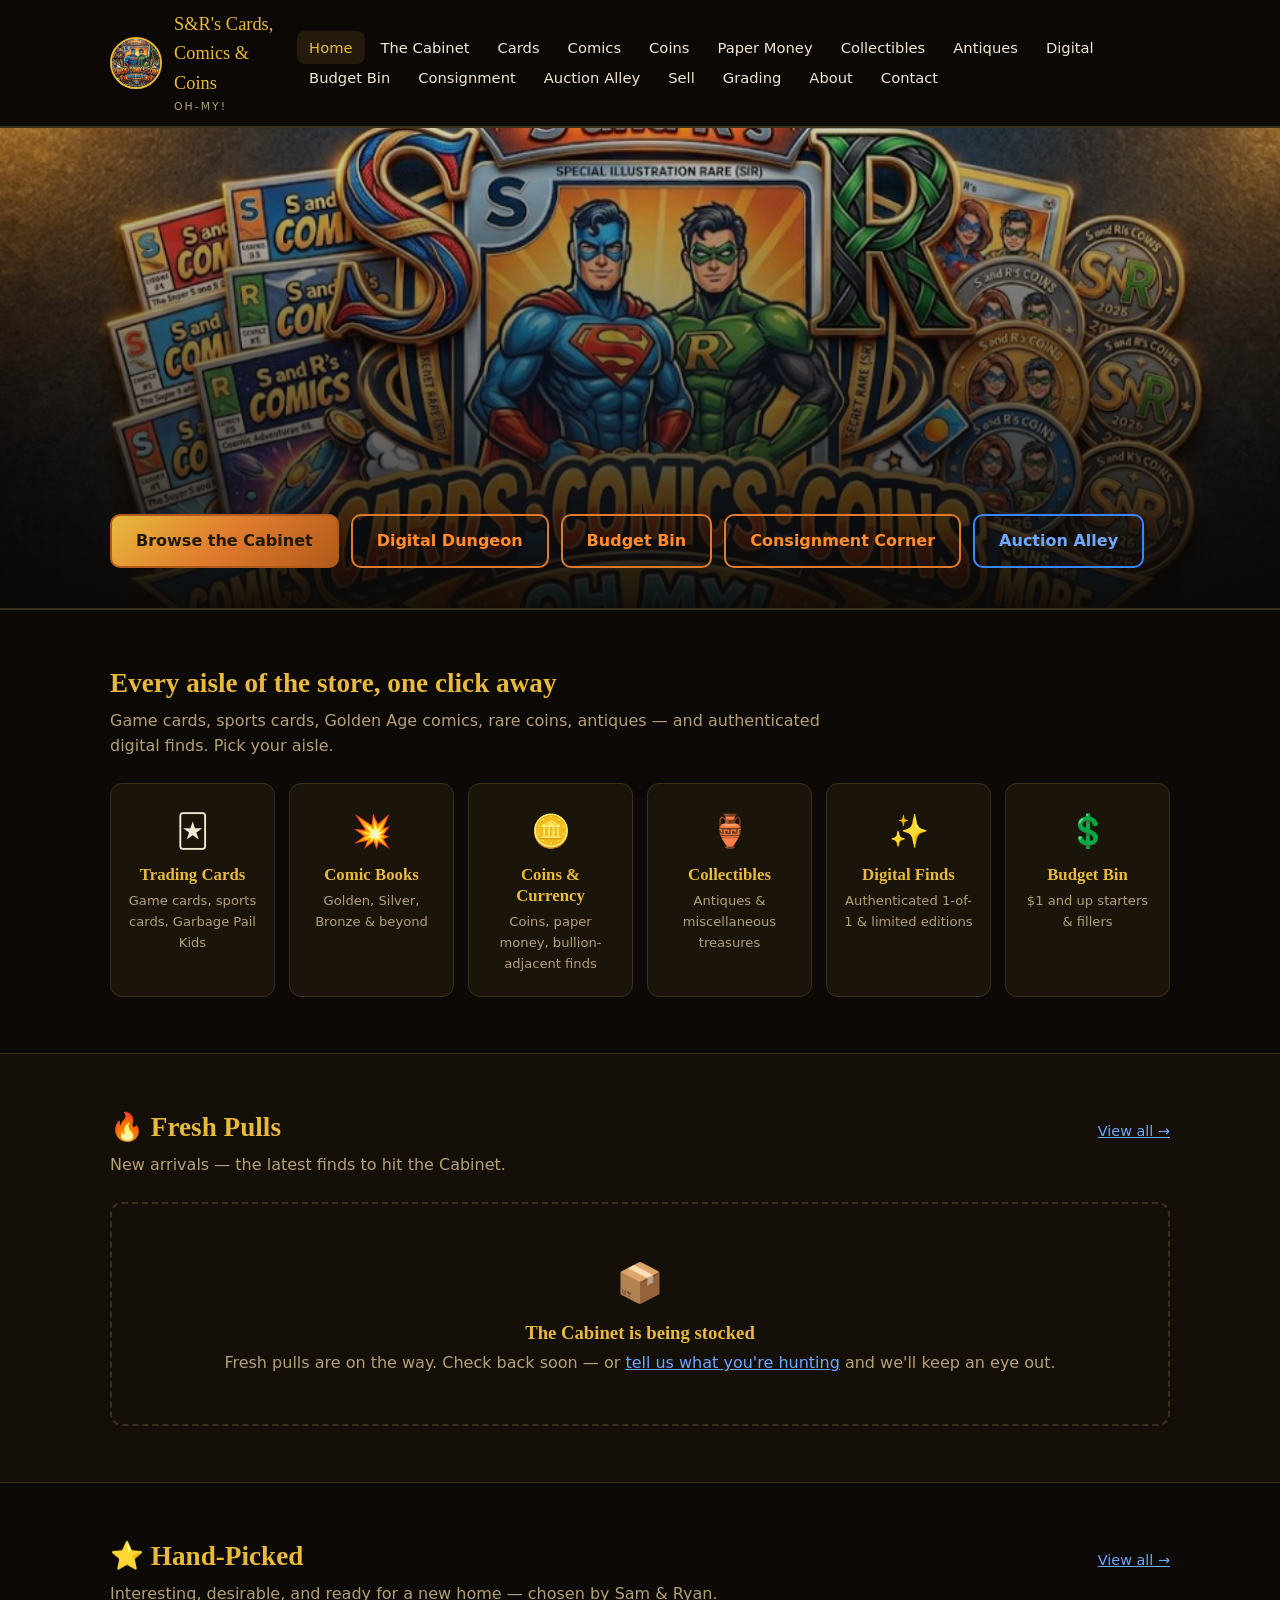
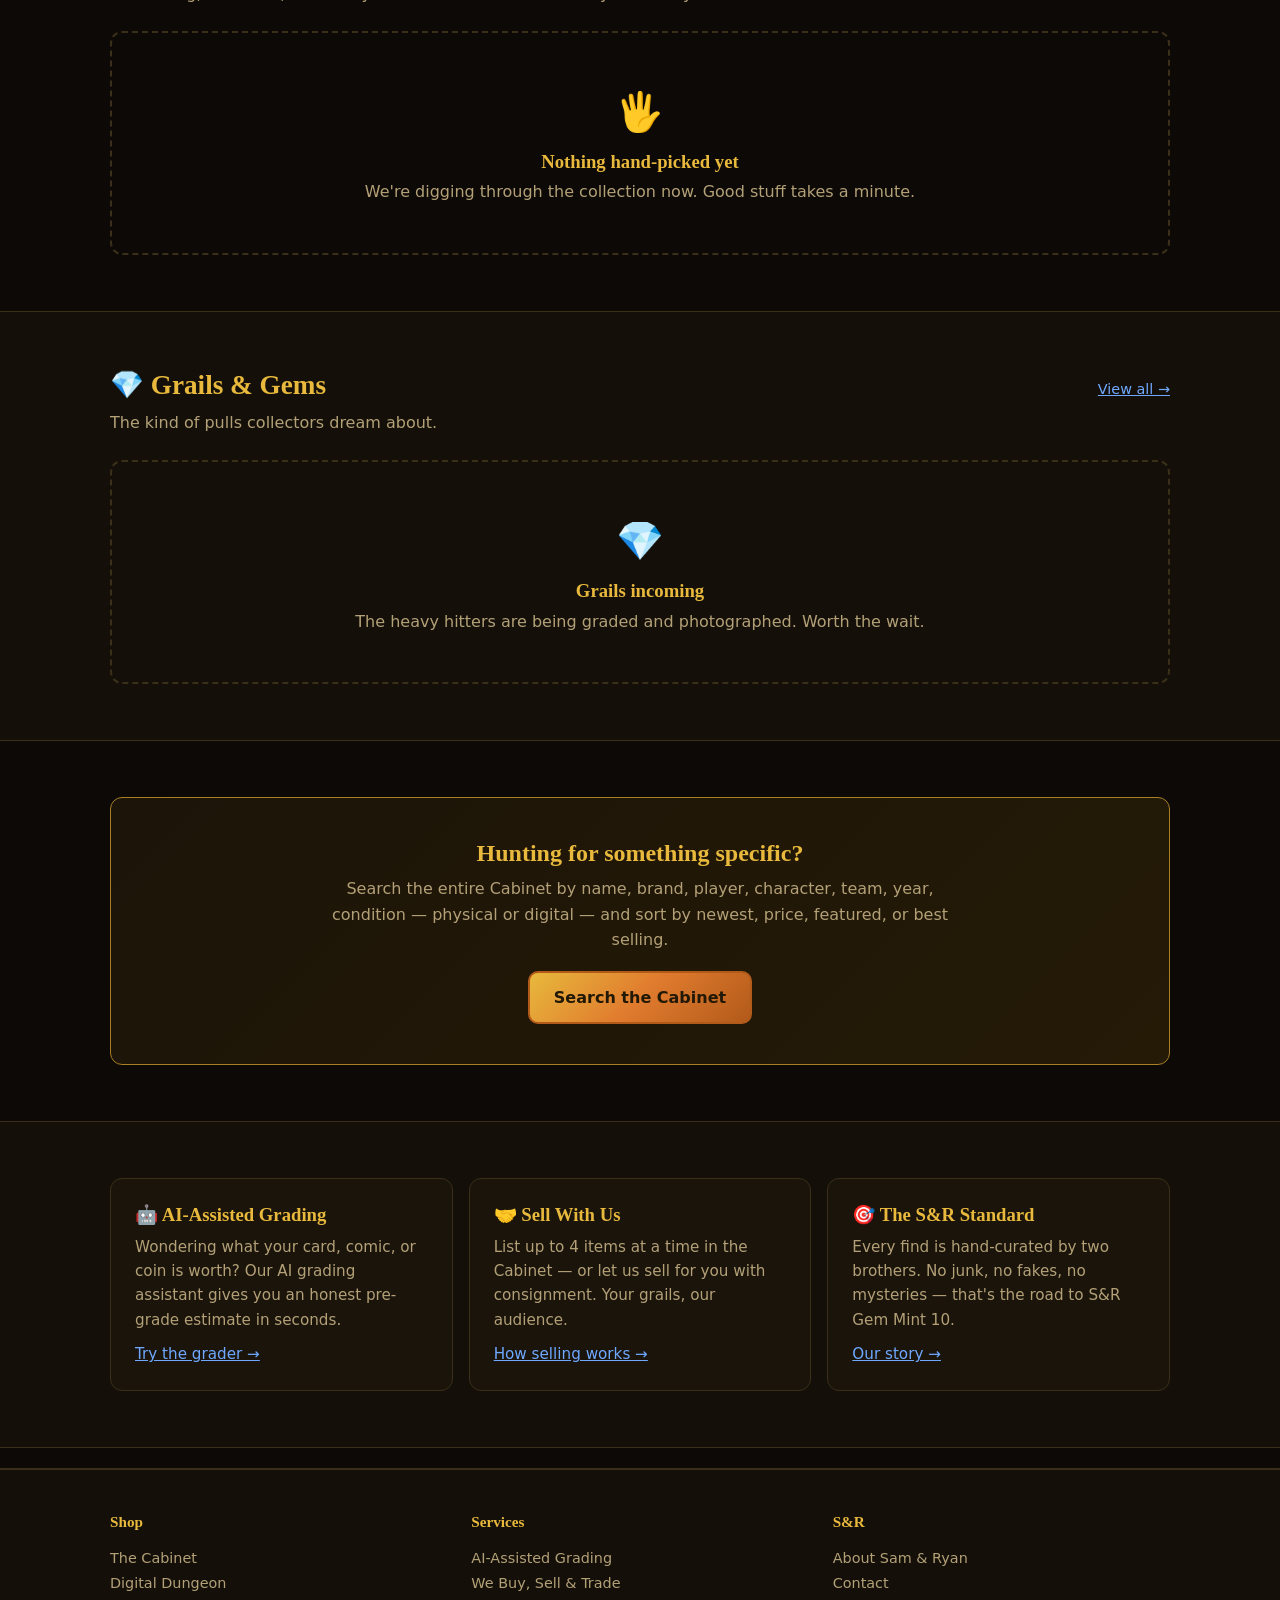
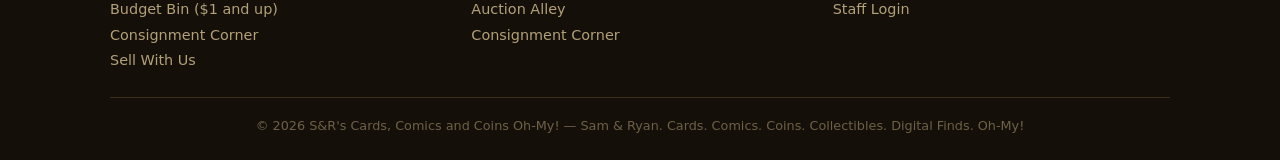
<file: index.html>
<!DOCTYPE html>
<html lang="en">
<head>
<meta charset="UTF-8">
<meta name="viewport" content="width=device-width, initial-scale=1.0">
<title>S&R's Cards, Comics and Coins Oh-My! — Digital Vault of Discovery</title>
<meta name="description" content="Cards. Comics. Coins. Collectibles. Digital Finds. Oh-My! A family-run collectibles shop run by brothers Sam & Ryan.">
<link rel="stylesheet" href="style.css">
</head>
<body>

<header class="site-header">
  <div class="header-inner">
    <a class="brand" href="index.html">
      <img src="assets/logo-snr.png" alt="S and R's Cards, Comics and Coins Oh My logo">
      <span class="brand-name">S&amp;R's Cards, Comics &amp; Coins<small>OH-MY!</small></span>
    </a>
    <button class="nav-toggle" aria-label="Menu" onclick="document.querySelector('.main-nav').classList.toggle('open')">☰</button>
    <nav class="main-nav"><ul>
      <li><a href="index.html" class="active">Home</a></li>
      <li><a href="shop.html">The Cabinet</a></li>
      <li class="nav-cat"><a href="shop.html?type=trading-card">Cards</a></li>
      <li class="nav-cat"><a href="shop.html?type=comic">Comics</a></li>
      <li class="nav-cat"><a href="shop.html?type=coin">Coins</a></li>
      <li class="nav-cat"><a href="shop.html?type=currency">Paper Money</a></li>
      <li class="nav-cat"><a href="shop.html?type=collectible">Collectibles</a></li>
      <li class="nav-cat"><a href="shop.html?type=antique">Antiques</a></li>
      <li><a href="digital.html">Digital</a></li>
      <li><a href="budget.html">Budget Bin</a></li>
      <li><a href="consignment.html">Consignment</a></li>
      <li><a href="auctions.html">Auction Alley</a></li>
      <li><a href="sell.html">Sell</a></li>
      <li><a href="grading.html">Grading</a></li>
      <li><a href="about.html">About</a></li>
      <li><a href="contact.html">Contact</a></li>
    </ul></nav>
  </div>
</header>

<div class="hero">
  <img class="banner" src="assets/hero-banner.png" alt="S and R's Cards, Comics, Coins Oh My — A World of Treasures">
  <div class="hero-overlay">
    <div class="hero-text">
      <div class="kicker visually-hidden">Digital Vault of Discovery</div>
      <h1 class="visually-hidden">Cards. Comics. Coins. Collectibles.<br>Digital Finds. Oh-My!</h1>
      <p class="tagline visually-hidden">Walk into a packed collectibles shop where you never know what you'll discover next — run by two brothers who live for the hunt.</p>
      <div class="cta-row">
        <a class="btn" href="shop.html">Browse the Cabinet</a>
        <a class="btn ghost" href="digital.html">Digital Dungeon</a>
        <a class="btn ghost" href="budget.html">Budget Bin</a>
        <a class="btn ghost" href="consignment.html">Consignment Corner</a>
        <a class="btn ghost blue" href="auctions.html">Auction Alley</a>
      </div>
    </div>
  </div>
</div>

<section class="block">
  <div class="wrap">
    <div class="section-head"><h2>Every aisle of the store, one click away</h2></div>
    <p class="lede">Game cards, sports cards, Golden Age comics, rare coins, antiques — and authenticated digital finds. Pick your aisle.</p>
    <div class="cat-grid">
      <a class="cat-card" href="shop.html?type=trading-card"><div class="emoji">🃏</div><h3>Trading Cards</h3><p>Game cards, sports cards, Garbage Pail Kids</p></a>
      <a class="cat-card" href="shop.html?type=comic"><div class="emoji">💥</div><h3>Comic Books</h3><p>Golden, Silver, Bronze &amp; beyond</p></a>
      <a class="cat-card" href="shop.html"><div class="emoji">🪙</div><h3>Coins &amp; Currency</h3><p>Coins, paper money, bullion-adjacent finds</p></a>
      <a class="cat-card" href="shop.html?type=collectible"><div class="emoji">🏺</div><h3>Collectibles</h3><p>Antiques &amp; miscellaneous treasures</p></a>
      <a class="cat-card" href="digital.html"><div class="emoji">✨</div><h3>Digital Finds</h3><p>Authenticated 1-of-1 &amp; limited editions</p></a>
      <a class="cat-card" href="budget.html"><div class="emoji">💲</div><h3>Budget Bin</h3><p>$1 and up starters &amp; fillers</p></a>
    </div>
  </div>
</section>

<section class="block alt">
  <div class="wrap">
    <div class="section-head"><h2>🔥 Fresh Pulls</h2><a class="more" href="shop.html">View all →</a></div>
    <p class="lede">New arrivals — the latest finds to hit the Cabinet.</p>
    <div class="empty-state">
      <div class="big">📦</div>
      <h3>The Cabinet is being stocked</h3>
      <p>Fresh pulls are on the way. Check back soon — or <a href="contact.html">tell us what you're hunting</a> and we'll keep an eye out.</p>
    </div>
  </div>
</section>

<section class="block">
  <div class="wrap">
    <div class="section-head"><h2>⭐ Hand-Picked</h2><a class="more" href="shop.html">View all →</a></div>
    <p class="lede">Interesting, desirable, and ready for a new home — chosen by Sam &amp; Ryan.</p>
    <div class="empty-state">
      <div class="big">🖐️</div>
      <h3>Nothing hand-picked yet</h3>
      <p>We're digging through the collection now. Good stuff takes a minute.</p>
    </div>
  </div>
</section>

<section class="block alt">
  <div class="wrap">
    <div class="section-head"><h2>💎 Grails &amp; Gems</h2><a class="more" href="shop.html">View all →</a></div>
    <p class="lede">The kind of pulls collectors dream about.</p>
    <div class="empty-state">
      <div class="big">💎</div>
      <h3>Grails incoming</h3>
      <p>The heavy hitters are being graded and photographed. Worth the wait.</p>
    </div>
  </div>
</section>

<section class="block">
  <div class="wrap">
    <div class="search-promo">
      <h2>Hunting for something specific?</h2>
      <p>Search the entire Cabinet by name, brand, player, character, team, year, condition — physical or digital — and sort by newest, price, featured, or best selling.</p>
      <a class="btn" href="shop.html">Search the Cabinet</a>
    </div>
  </div>
</section>

<section class="block alt">
  <div class="wrap">
    <div class="feature-row">
      <div class="feature">
        <h3>🤖 AI-Assisted Grading</h3>
        <p>Wondering what your card, comic, or coin is worth? Our AI grading assistant gives you an honest pre-grade estimate in seconds.</p>
        <p style="margin-top:10px"><a href="grading.html">Try the grader →</a></p>
      </div>
      <div class="feature">
        <h3>🤝 Sell With Us</h3>
        <p>List up to 4 items at a time in the Cabinet — or let us sell for you with consignment. Your grails, our audience.</p>
        <p style="margin-top:10px"><a href="sell.html">How selling works →</a></p>
      </div>
      <div class="feature">
        <h3>🎯 The S&amp;R Standard</h3>
        <p>Every find is hand-curated by two brothers. No junk, no fakes, no mysteries — that's the road to S&amp;R Gem Mint 10.</p>
        <p style="margin-top:10px"><a href="about.html">Our story →</a></p>
      </div>
    </div>
  </div>
</section>

<footer class="site-footer">
  <div class="wrap">
    <div class="footer-grid">
      <div><h4>Shop</h4><ul>
        <li><a href="shop.html">The Cabinet</a></li>
        <li><a href="digital.html">Digital Dungeon</a></li>
        <li><a href="budget.html">Budget Bin ($1 and up)</a></li>
        <li><a href="consignment.html">Consignment Corner</a></li>
        <li><a href="sell.html">Sell With Us</a></li>
      </ul></div>
      <div><h4>Services</h4><ul>
        <li><a href="grading.html">AI-Assisted Grading</a></li>
        <li><a href="sell.html">We Buy, Sell & Trade</a></li>
        <li><a href="auctions.html">Auction Alley</a></li>
        <li><a href="consignment.html">Consignment Corner</a></li>
      </ul></div>
      <div><h4>S&amp;R</h4><ul>
        <li><a href="about.html">About Sam &amp; Ryan</a></li>
        <li><a href="contact.html">Contact</a></li>
        <li><a href="admin.html">Staff Login</a></li>
      </ul></div>
    </div>
    <p class="fineprint">© 2026 S&amp;R's Cards, Comics and Coins Oh-My! — Sam &amp; Ryan. Cards. Comics. Coins. Collectibles. Digital Finds. Oh-My!</p>
  </div>
</footer>

</body>
</html>
</file>
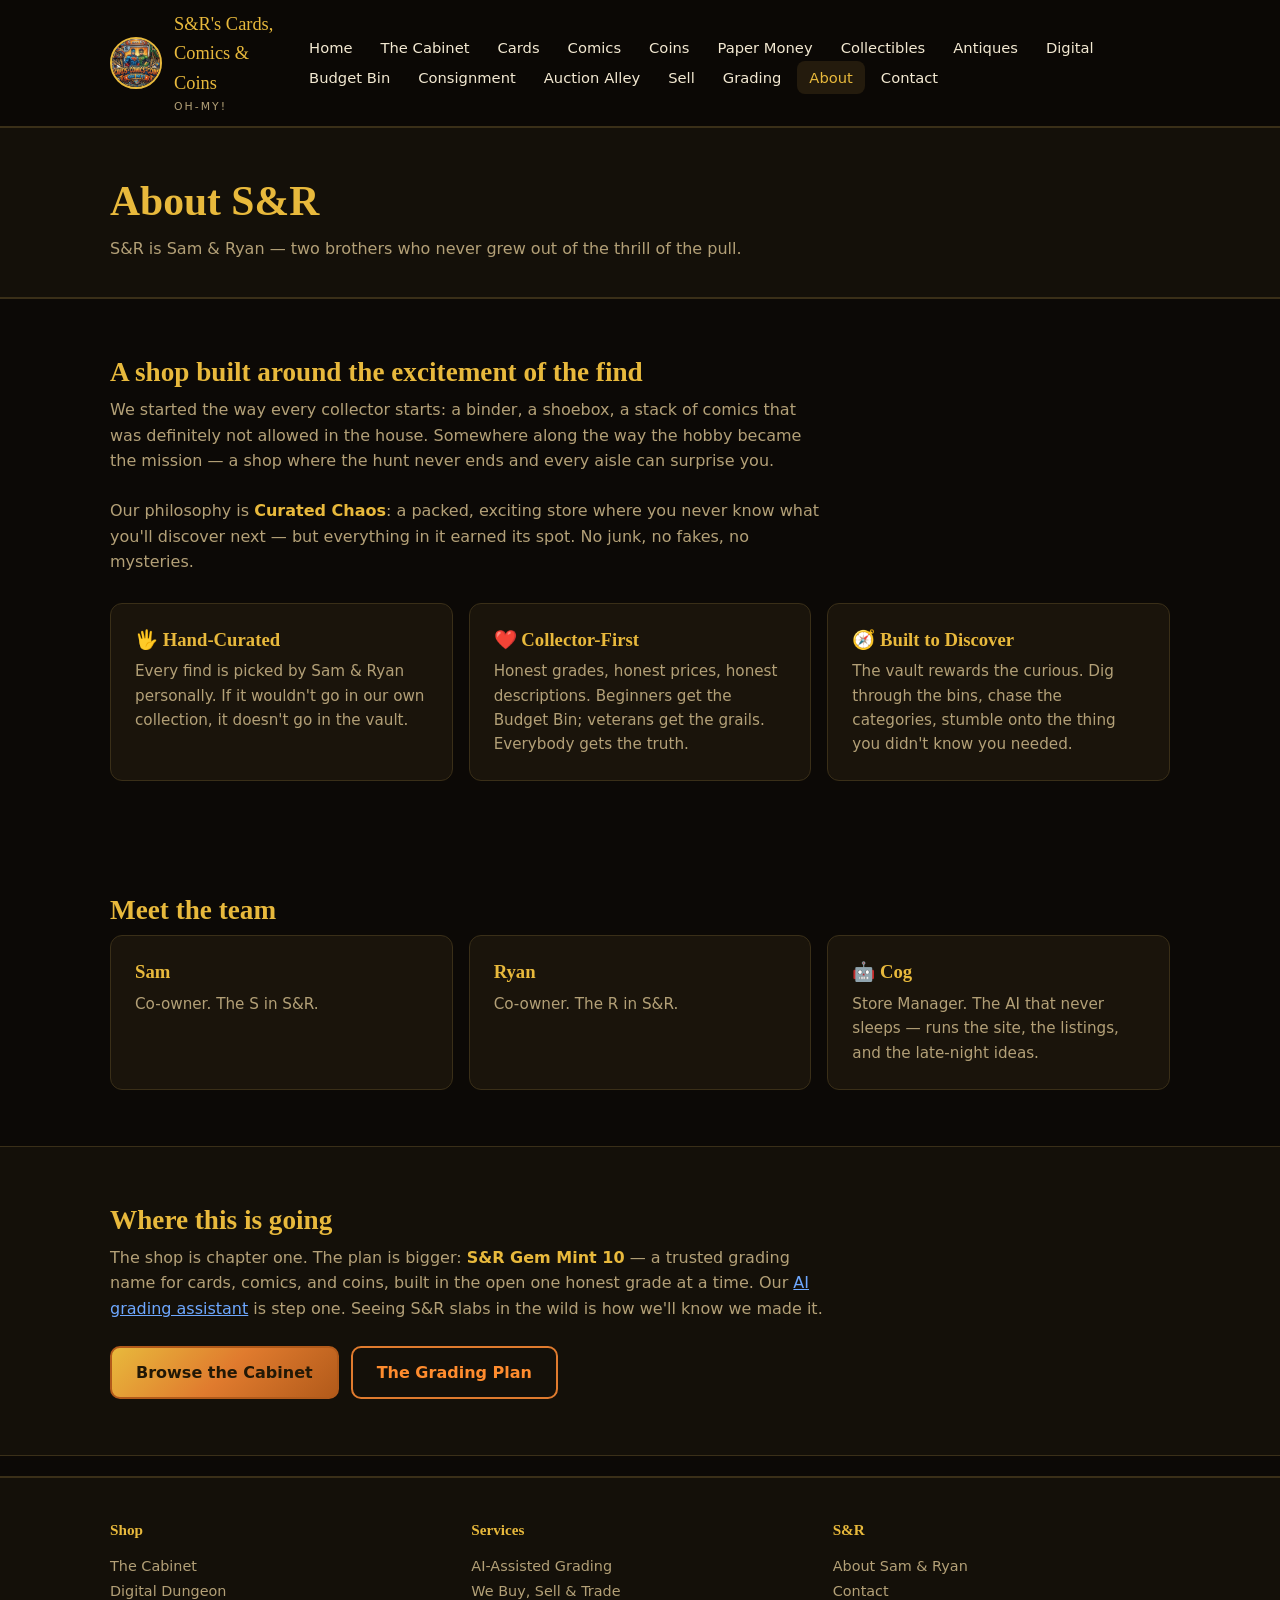
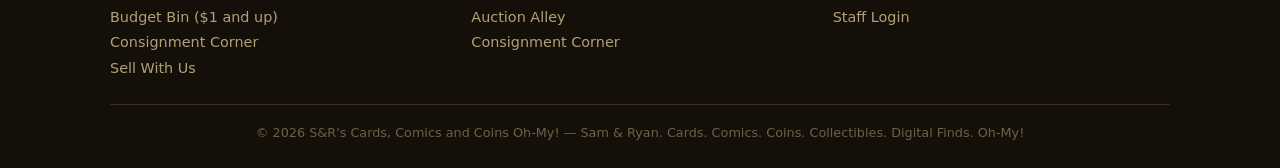
<file: about.html>
<!DOCTYPE html>
<html lang="en">
<head>
<meta charset="UTF-8">
<meta name="viewport" content="width=device-width, initial-scale=1.0">
<title>About — S&R's Cards, Comics and Coins Oh-My!</title>
<meta name="description" content="S&R = Sam & Ryan. Two brothers, one family-run collectibles shop, and a plan to become a trusted grading name.">
<link rel="stylesheet" href="style.css">
</head>
<body>

<header class="site-header">
  <div class="header-inner">
    <a class="brand" href="index.html">
      <img src="assets/logo-snr.png" alt="S and R's Cards, Comics and Coins Oh My logo">
      <span class="brand-name">S&amp;R's Cards, Comics &amp; Coins<small>OH-MY!</small></span>
    </a>
    <button class="nav-toggle" aria-label="Menu" onclick="document.querySelector('.main-nav').classList.toggle('open')">☰</button>
    <nav class="main-nav"><ul>
      <li><a href="index.html">Home</a></li>
      <li><a href="shop.html">The Cabinet</a></li>
      <li class="nav-cat"><a href="shop.html?type=trading-card">Cards</a></li>
      <li class="nav-cat"><a href="shop.html?type=comic">Comics</a></li>
      <li class="nav-cat"><a href="shop.html?type=coin">Coins</a></li>
      <li class="nav-cat"><a href="shop.html?type=currency">Paper Money</a></li>
      <li class="nav-cat"><a href="shop.html?type=collectible">Collectibles</a></li>
      <li class="nav-cat"><a href="shop.html?type=antique">Antiques</a></li>
      <li><a href="digital.html">Digital</a></li>
      <li><a href="budget.html">Budget Bin</a></li>
      <li><a href="consignment.html">Consignment</a></li>
      <li><a href="auctions.html">Auction Alley</a></li>
      <li><a href="sell.html">Sell</a></li>
      <li><a href="grading.html">Grading</a></li>
      <li><a href="about.html" class="active">About</a></li>
      <li><a href="contact.html">Contact</a></li>
    </ul></nav>
  </div>
</header>

<div class="page-hero">
  <div class="wrap">
    <h1>About S&amp;R</h1>
    <p>S&amp;R is Sam &amp; Ryan — two brothers who never grew out of the thrill of the pull.</p>
  </div>
</div>

<section class="block">
  <div class="wrap">
    <div class="section-head"><h2>A shop built around the excitement of the find</h2></div>
    <p class="lede">We started the way every collector starts: a binder, a shoebox, a stack of comics that was definitely not allowed in the house. Somewhere along the way the hobby became the mission — a shop where the hunt never ends and every aisle can surprise you.</p>
    <p class="lede">Our philosophy is <strong style="color:var(--gold)">Curated Chaos</strong>: a packed, exciting store where you never know what you'll discover next — but everything in it earned its spot. No junk, no fakes, no mysteries.</p>
    <div class="feature-row" style="margin-top:28px">
      <div class="feature">
        <h3>🖐️ Hand-Curated</h3>
        <p>Every find is picked by Sam &amp; Ryan personally. If it wouldn't go in our own collection, it doesn't go in the vault.</p>
      </div>
      <div class="feature">
        <h3>❤️ Collector-First</h3>
        <p>Honest grades, honest prices, honest descriptions. Beginners get the Budget Bin; veterans get the grails. Everybody gets the truth.</p>
      </div>
      <div class="feature">
        <h3>🧭 Built to Discover</h3>
        <p>The vault rewards the curious. Dig through the bins, chase the categories, stumble onto the thing you didn't know you needed.</p>
      </div>
    </div>
  </div>
</section>

<section class="block"><div class="wrap"><div class="section-head"><h2>Meet the team</h2></div><div class="feature-row"><div class="feature"><h3>Sam</h3><p>Co-owner. The S in S&amp;R.</p></div><div class="feature"><h3>Ryan</h3><p>Co-owner. The R in S&amp;R.</p></div><div class="feature"><h3>🤖 Cog</h3><p>Store Manager. The AI that never sleeps — runs the site, the listings, and the late-night ideas.</p></div></div></div></section><section class="block alt">
  <div class="wrap">
    <div class="section-head"><h2>Where this is going</h2></div>
    <p class="lede">The shop is chapter one. The plan is bigger: <strong style="color:var(--gold)">S&amp;R Gem Mint 10</strong> — a trusted grading name for cards, comics, and coins, built in the open one honest grade at a time. Our <a href="grading.html">AI grading assistant</a> is step one. Seeing S&amp;R slabs in the wild is how we'll know we made it.</p>
    <div class="cta-row">
      <a class="btn" href="shop.html">Browse the Cabinet</a>
      <a class="btn ghost" href="grading.html">The Grading Plan</a>
    </div>
  </div>
</section>

<footer class="site-footer">
  <div class="wrap">
    <div class="footer-grid">
      <div><h4>Shop</h4><ul>
        <li><a href="shop.html">The Cabinet</a></li>
        <li><a href="digital.html">Digital Dungeon</a></li>
        <li><a href="budget.html">Budget Bin ($1 and up)</a></li>
        <li><a href="consignment.html">Consignment Corner</a></li>
        <li><a href="sell.html">Sell With Us</a></li>
      </ul></div>
      <div><h4>Services</h4><ul>
        <li><a href="grading.html">AI-Assisted Grading</a></li>
        <li><a href="sell.html">We Buy, Sell & Trade</a></li>
        <li><a href="auctions.html">Auction Alley</a></li>
        <li><a href="consignment.html">Consignment Corner</a></li>
      </ul></div>
      <div><h4>S&amp;R</h4><ul>
        <li><a href="about.html">About Sam &amp; Ryan</a></li>
        <li><a href="contact.html">Contact</a></li>
        <li><a href="admin.html">Staff Login</a></li>
      </ul></div>
    </div>
    <p class="fineprint">© 2026 S&amp;R's Cards, Comics and Coins Oh-My! — Sam &amp; Ryan. Cards. Comics. Coins. Collectibles. Digital Finds. Oh-My!</p>
  </div>
</footer>

</body>
</html>
</file>
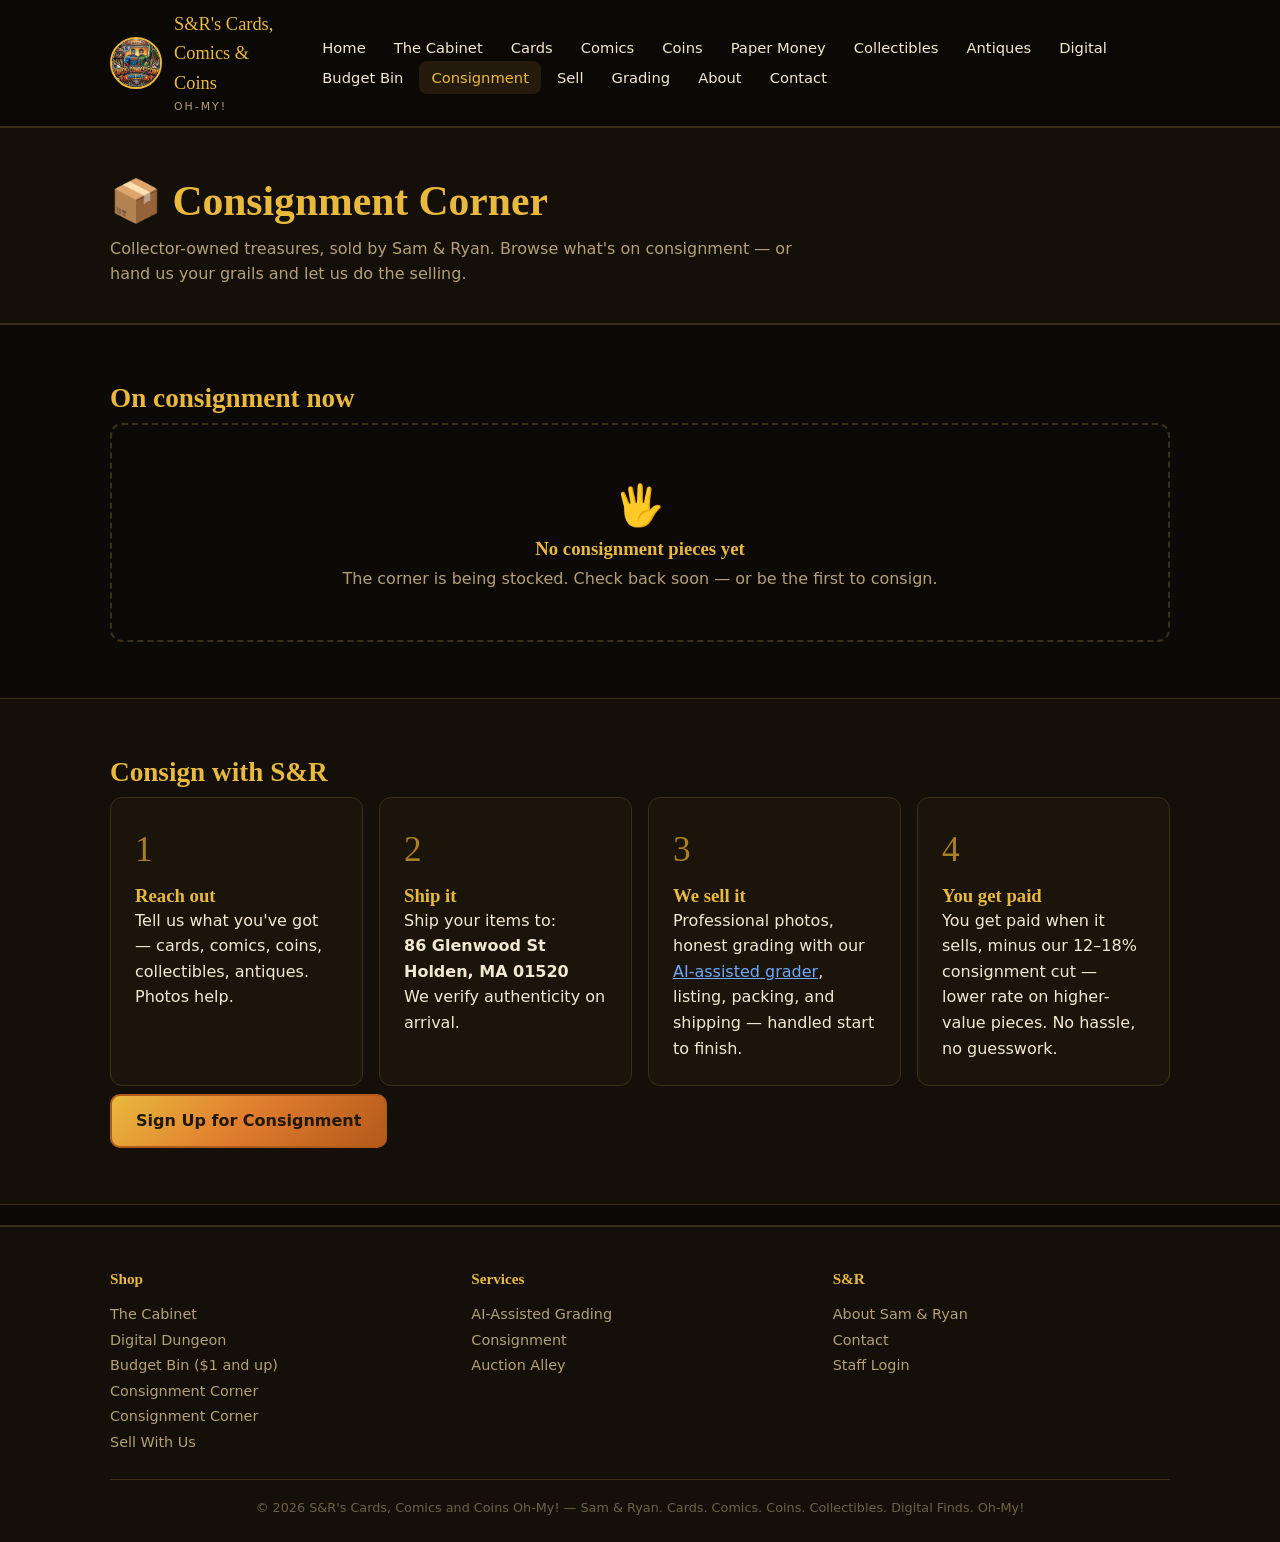
<file: consignment.html>
<!DOCTYPE html>
<html lang="en">
<head>
<meta charset="UTF-8">
<meta name="viewport" content="width=device-width, initial-scale=1.0">
<title>Consignment Corner — S&R's Cards, Comics and Coins Oh-My!</title>
<meta name="description" content="Browse what's on consignment in the S&R vault, or sign up and let Sam & Ryan sell your collectibles and antiques for you.">
<link rel="stylesheet" href="style.css">
</head>
<body>

<header class="site-header">
  <div class="header-inner">
    <a class="brand" href="index.html">
      <img src="assets/logo-snr.png" alt="S and R's Cards, Comics and Coins Oh My logo">
      <span class="brand-name">S&R's Cards, Comics &amp; Coins<small>OH-MY!</small></span>
    </a>
    <button class="nav-toggle" aria-label="Menu" onclick="document.querySelector('.main-nav').classList.toggle('open')">☰</button>
    <nav class="main-nav"><ul>
      <li><a href="index.html">Home</a></li>
      <li><a href="shop.html">The Cabinet</a></li>
      <li class="nav-cat"><a href="shop.html?type=trading-card">Cards</a></li>
      <li class="nav-cat"><a href="shop.html?type=comic">Comics</a></li>
      <li class="nav-cat"><a href="shop.html?type=coin">Coins</a></li>
      <li class="nav-cat"><a href="shop.html?type=currency">Paper Money</a></li>
      <li class="nav-cat"><a href="shop.html?type=collectible">Collectibles</a></li>
      <li class="nav-cat"><a href="shop.html?type=antique">Antiques</a></li>
      <li><a href="digital.html">Digital</a></li>
      <li><a href="budget.html">Budget Bin</a></li>
      <li><a href="consignment.html" class="active">Consignment</a></li>
      <li><a href="sell.html">Sell</a></li>
      <li><a href="grading.html">Grading</a></li>
      <li><a href="about.html">About</a></li>
      <li><a href="contact.html">Contact</a></li>
    </ul></nav>
  </div>
</header>

<div class="page-hero">
  <div class="wrap">
    <h1>📦 Consignment Corner</h1>
    <p>Collector-owned treasures, sold by Sam &amp; Ryan. Browse what's on consignment — or hand us your grails and let us do the selling.</p>
  </div>
</div>

<section class="block">
  <div class="wrap">
    <div class="section-head"><h2>On consignment now</h2></div>
    <div class="empty-state">
      <div style="font-size:2.5rem">🖐️</div>
      <h3>No consignment pieces yet</h3>
      <p>The corner is being stocked. Check back soon — or be the first to consign.</p>
    </div>
  </div>
</section>

<section class="block alt">
  <div class="wrap">
    <div class="section-head"><h2>Consign with S&R</h2></div>
    <div class="steps">
      <div class="step"><h3>Reach out</h3><p>Tell us what you've got — cards, comics, coins, collectibles, antiques. Photos help.</p></div>
      <div class="step"><h3>Ship it</h3><p>Ship your items to:<br><strong>86 Glenwood St<br>Holden, MA 01520</strong><br>We verify authenticity on arrival.</p></div>
      <div class="step"><h3>We sell it</h3><p>Professional photos, honest grading with our <a href="grading.html">AI-assisted grader</a>, listing, packing, and shipping — handled start to finish.</p></div>
      <div class="step"><h3>You get paid</h3><p>You get paid when it sells, minus our 12–18% consignment cut — lower rate on higher-value pieces. No hassle, no guesswork.</p></div>
    </div>
    
    <div class="cta-row" style="margin-top:8px">
      <a class="btn" href="contact.html">Sign Up for Consignment</a>
    </div>
  </div>
</section>

<footer class="site-footer">
  <div class="wrap">
    <div class="footer-grid">
      <div><h4>Shop</h4><ul>
        <li><a href="shop.html">The Cabinet</a></li>
        <li><a href="digital.html">Digital Dungeon</a></li>
        <li><a href="budget.html">Budget Bin ($1 and up)</a></li>
        <li><a href="consignment.html">Consignment Corner</a></li>
        <li><a href="consignment.html">Consignment Corner</a></li>
        <li><a href="sell.html">Sell With Us</a></li>
      </ul></div>
      <div><h4>Services</h4><ul>
        <li><a href="grading.html">AI-Assisted Grading</a></li>
        <li><a href="consignment.html">Consignment</a></li>
      <li><a href="auctions.html">Auction Alley</a></li>
      </ul></div>
      <div><h4>S&R</h4><ul>
        <li><a href="about.html">About Sam &amp; Ryan</a></li>
        <li><a href="contact.html">Contact</a></li>
        <li><a href="admin.html">Staff Login</a></li>
      </ul></div>
    </div>
    <p class="fineprint">© 2026 S&R's Cards, Comics and Coins Oh-My! — Sam &amp; Ryan. Cards. Comics. Coins. Collectibles. Digital Finds. Oh-My!</p>
  </div>
</footer>

</body>
</html>
</file>
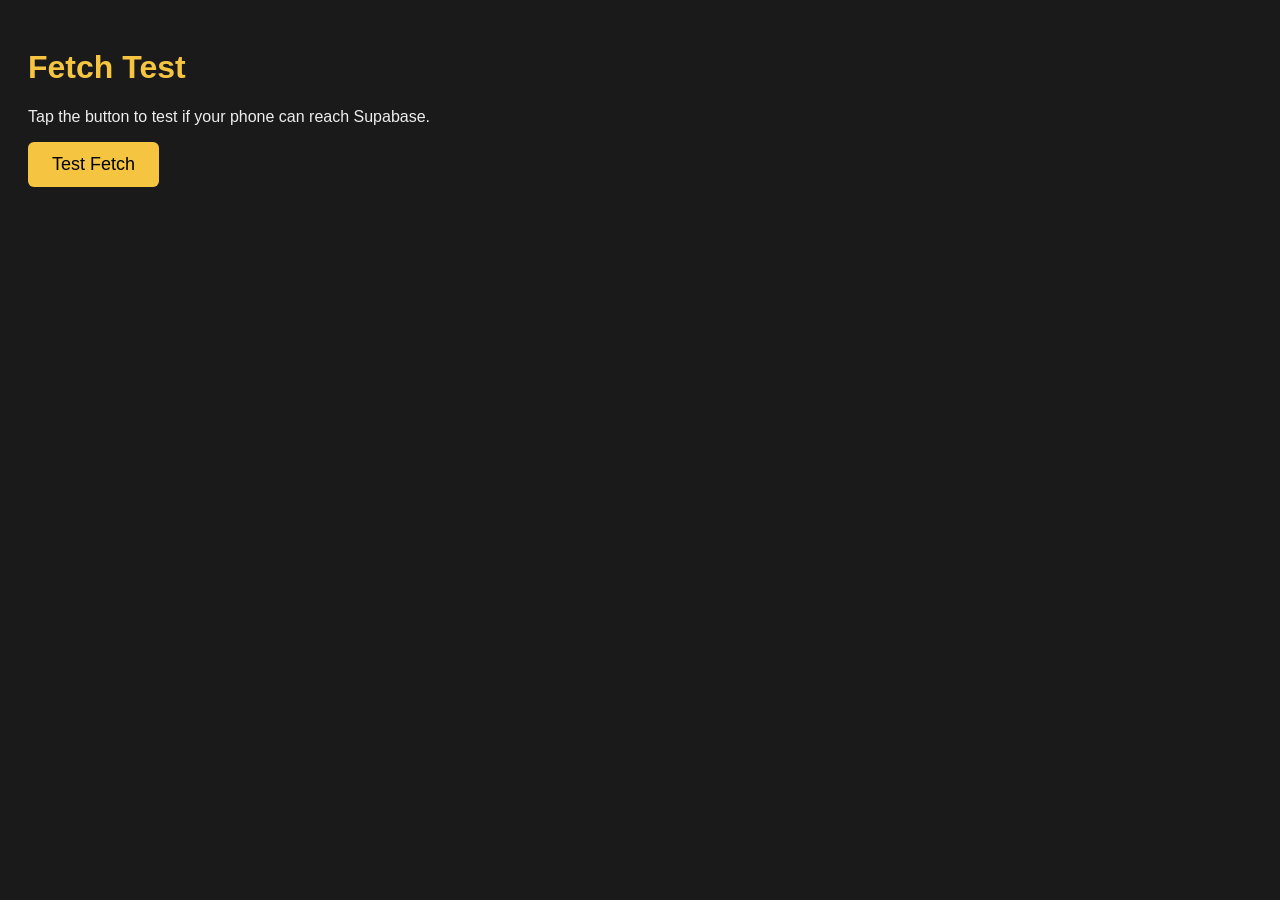
<file: fetch-test-standalone.html>
<!DOCTYPE html>
<html><head><meta charset="utf-8"><meta name="viewport" content="width=device-width,initial-scale=1"><title>Fetch Test</title><style>body{font-family:sans-serif;padding:20px;background:#1a1a1a;color:#eee}h1{color:#f5c542}.ok{color:#7fc97f}.err{color:#e07b7b}button{padding:12px 24px;font-size:18px;background:#f5c542;border:none;border-radius:6px;cursor:pointer}</style></head>
<body><h1>Fetch Test</h1><p>Tap the button to test if your phone can reach Supabase.</p><button onclick="test()">Test Fetch</button><div id="out"></div>
<script>
async function test(){
  var out = document.getElementById('out');
  out.innerHTML = '<p>Testing...</p>';
  try {
    var r = await fetch('https://ktcbdifealvinawzxoqc.supabase.co/auth/v1/health');
    out.innerHTML = '<p class="ok">SUCCESS! Fetch works. Status: ' + r.status + '</p>';
  } catch (e) {
    out.innerHTML = '<p class="err">FAILED: ' + e.name + ': ' + e.message + '</p><p>This phone cannot fetch to Supabase.</p>';
  }
}
</script></body></html>
</file>
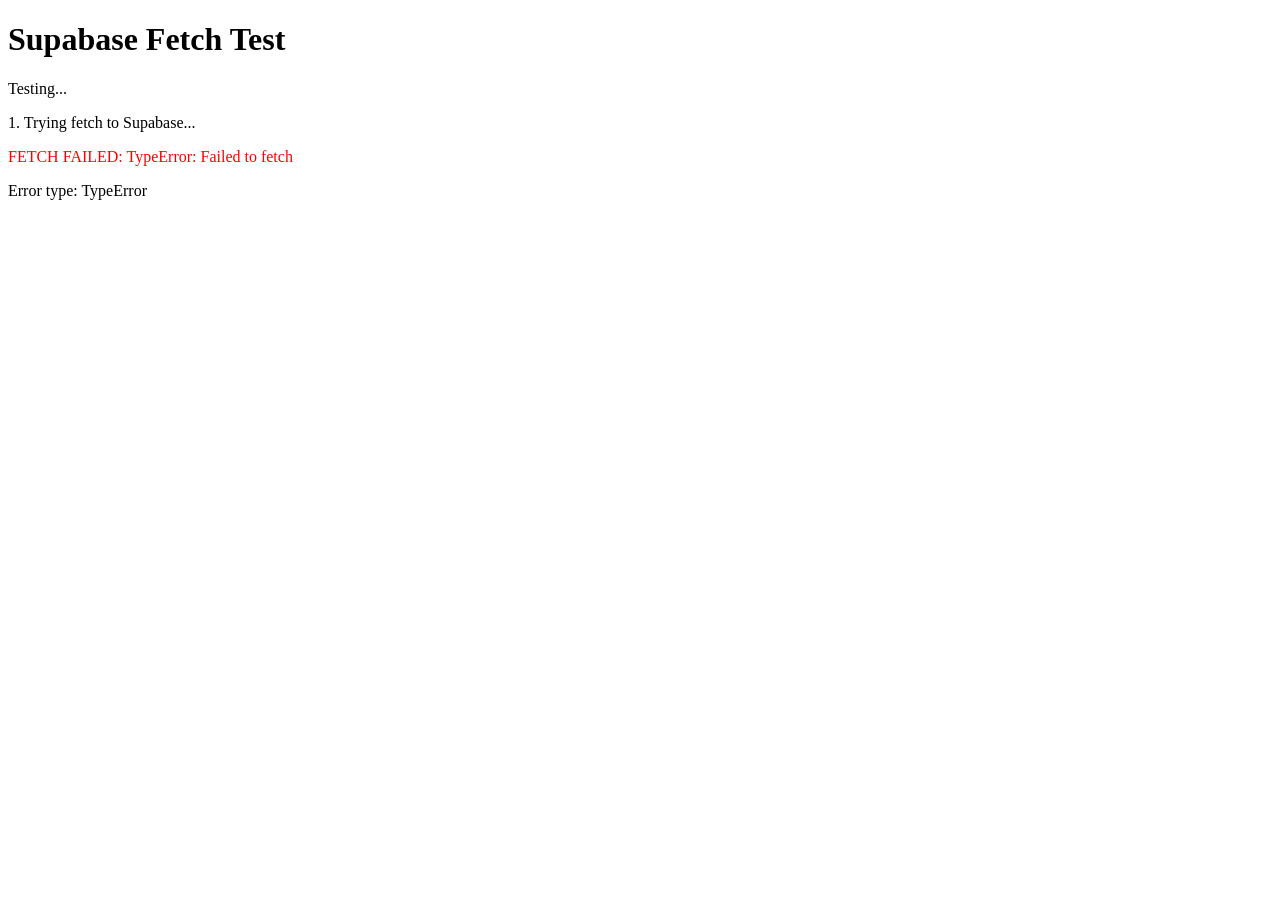
<file: test-fetch.html>
<!DOCTYPE html>
<html><head><title>Fetch Test</title></head><body>
<h1>Supabase Fetch Test</h1>
<div id="result">Testing...</div>
<script>
async function test() {
  const out = document.getElementById('result');
  try {
    out.innerHTML += '<p>1. Trying fetch to Supabase...</p>';
    const r = await fetch('https://ktcbdifealvinawzxoqc.supabase.co/auth/v1/health', {
      headers: { 'apikey': 'sb_publishable_4mJS0kMI_PB6eomxYpFCKQ_p3DAc2yx' }
    });
    out.innerHTML += '<p>2. Fetch succeeded! Status: ' + r.status + '</p>';
    const t = await r.text();
    out.innerHTML += '<p>3. Response: ' + t.substring(0, 200) + '</p>';
  } catch (e) {
    out.innerHTML += '<p style="color:red">FETCH FAILED: ' + e.name + ': ' + e.message + '</p>';
    out.innerHTML += '<p>Error type: ' + e.constructor.name + '</p>';
  }
}
test();
</script>
</body></html>
</file>
<file: style.css>
/* S&R's Cards, Comics and Coins Oh-My! — "Digital Vault of Discovery" */
:root {
  --bg: #0c0906;
  --bg2: #141009;
  --card: #1a140b;
  --gold: #e8b93c;
  --gold-deep: #a87f24;
  --orange: #e07b2e;
  --orange-deep: #b25a1a;
  --orange-bright: #ff8c2e;
  --blue: #3a86ff;
  --blue-deep: #1d5fd1;
  --blue-light: #6ea8ff;
  --cream: #f3e9d2;
  --muted: #b3a077;
  --line: #3a2f18;
  --purple: #8a5cc0;
  --radius: 12px;
}
* { box-sizing: border-box; margin: 0; padding: 0; }
html { scroll-behavior: smooth; }
body {
  background: var(--bg);
  color: var(--cream);
  font-family: system-ui, -apple-system, "Segoe UI", Roboto, sans-serif;
  line-height: 1.6;
}
h1, h2, h3, .display {
  font-family: Georgia, "Times New Roman", serif;
  color: var(--gold);
  line-height: 1.25;
}
a { color: var(--blue-light); }
img { max-width: 100%; display: block; }
.wrap { max-width: 1100px; margin: 0 auto; padding: 0 20px; }

/* Header */
.site-header {
  background: rgba(12, 9, 6, .96);
  border-bottom: 2px solid var(--line);
  position: sticky; top: 0; z-index: 50;
}
.header-inner {
  display: flex; align-items: center; gap: 14px;
  max-width: 1100px; margin: 0 auto; padding: 10px 20px;
}
.brand { display: flex; align-items: center; gap: 12px; text-decoration: none; }
.brand img {
  width: 52px; height: 52px; border-radius: 50%;
  border: 2px solid var(--gold); object-fit: cover;
}
.brand-name { font-family: Georgia, serif; font-size: 1.15rem; color: var(--gold); }
.brand-name small { display: block; font-size: .68rem; color: var(--muted); font-family: system-ui, sans-serif; letter-spacing: 2px; }
nav.main-nav { margin-left: auto; }
nav.main-nav ul { display: flex; gap: 4px; list-style: none; flex-wrap: wrap; }
nav.main-nav a {
  color: var(--cream); text-decoration: none; font-size: .92rem;
  padding: 8px 12px; border-radius: 8px;
}
nav.main-nav a:hover, nav.main-nav a.active { background: #241b0d; color: var(--gold); }
.nav-toggle {
  display: none; margin-left: auto; background: none; border: 2px solid var(--gold);
  color: var(--gold); border-radius: 8px; font-size: 1.3rem; padding: 4px 12px; cursor: pointer;
}

/* Hero */
.hero { position: relative; overflow: hidden; border-bottom: 2px solid var(--line); }
.hero img.banner { position: absolute; inset: 0; width: 100%; height: 100%; object-fit: cover; object-position: center 30%; }
.hero-overlay {
  position: relative;
  background: linear-gradient(180deg, rgba(12,9,6,.15) 0%, rgba(12,9,6,.55) 55%, rgba(12,9,6,.94) 100%);
  display: flex; align-items: flex-end;
  min-height: clamp(260px, 44vw, 480px);
}
.hero-text { max-width: 1100px; margin: 0 auto; padding: 30px 20px 40px; width: 100%; }
.hero-text .kicker { color: var(--gold); letter-spacing: 3px; font-size: .8rem; text-transform: uppercase; }
.hero-text h1 { font-size: clamp(1.9rem, 4.5vw, 3.2rem); margin: 6px 0 10px; text-shadow: 0 2px 12px rgba(0,0,0,.7); }
.hero-text p.tagline { font-size: 1.15rem; color: var(--cream); max-width: 640px; }
.cta-row { display: flex; gap: 12px; margin-top: 18px; flex-wrap: wrap; }
.visually-hidden { position: absolute !important; width: 1px; height: 1px; margin: -1px; padding: 0; overflow: hidden; clip: rect(0 0 0 0); white-space: nowrap; border: 0; }
.btn {
  display: inline-block; background: linear-gradient(135deg, var(--gold), var(--orange), var(--orange-deep)); color: #221806;
  font-weight: 700; padding: 12px 24px; border-radius: 10px;
  text-decoration: none; border: 2px solid var(--orange-deep);
}
.btn:hover { background: linear-gradient(135deg, #f5cd5e, #ef8f3d); }
.btn.ghost { background: transparent; color: var(--orange-bright); border-color: var(--orange); }
.btn.ghost:hover { background: rgba(224,123,46,.18); color: #fff; border-color: var(--orange-bright); }
.btn.ghost.blue { color: var(--blue-light); border-color: var(--blue); }
.btn.ghost.blue:hover { background: rgba(58,134,255,.16); color: #fff; border-color: var(--blue-light); }
.btn:disabled, .btn.disabled { opacity: .45; cursor: not-allowed; }

/* Sections */
section.block { padding: 56px 0; }
section.block.alt { background: var(--bg2); border-top: 1px solid var(--line); border-bottom: 1px solid var(--line); }
.section-head { display: flex; align-items: baseline; justify-content: space-between; gap: 12px; margin-bottom: 8px; flex-wrap: wrap; }
.section-head h2 { font-size: 1.7rem; }
.section-head .more { font-size: .9rem; white-space: nowrap; }
.lede { color: var(--muted); max-width: 720px; margin-bottom: 24px; }

/* Category cards */
.cat-grid { display: grid; grid-template-columns: repeat(auto-fit, minmax(160px, 1fr)); gap: 14px; }
.cat-card {
  background: var(--card); border: 1px solid var(--line); border-radius: var(--radius);
  padding: 22px 16px; text-align: center; text-decoration: none; color: var(--cream);
  transition: transform .15s, border-color .15s;
}
.cat-card:hover { transform: translateY(-3px); border-color: var(--orange-bright); box-shadow: 0 4px 18px rgba(255,140,46,.35), 0 0 0 1px var(--blue); }
.cat-card .emoji { font-size: 2rem; }
.cat-card h3 { font-size: 1.05rem; margin: 8px 0 4px; }
.cat-card p { font-size: .82rem; color: var(--muted); }

/* Product grid + empty states */
.product-grid { display: grid; grid-template-columns: repeat(auto-fill, minmax(220px, 1fr)); gap: 16px; }
.product-card {
  background: var(--card); border: 1px solid var(--line); border-radius: var(--radius);
  overflow: hidden; display: flex; flex-direction: column;
}
.product-card .ph {
  aspect-ratio: 4/3; background: #241b0d; display: flex; align-items: center; justify-content: center;
  color: var(--muted); font-size: .85rem; overflow: hidden;
}
.product-card .ph img { width: 100%; height: 100%; object-fit: cover; display: block; }
.product-card .info { padding: 14px; display: flex; flex-direction: column; gap: 6px; flex: 1; }
.product-card h3 { font-size: 1rem; color: var(--cream); font-family: system-ui, sans-serif; }
.product-card .price { color: var(--gold); font-weight: 700; font-size: 1.1rem; }
.badge {
  display: inline-block; font-size: .72rem; background: #2a2110; color: var(--gold);
  border: 1px solid var(--line); border-radius: 20px; padding: 2px 10px; width: fit-content;
}
.empty-state {
  border: 2px dashed var(--line); border-radius: var(--radius);
  padding: 48px 24px; text-align: center; color: var(--muted);
}
.empty-state .big { font-size: 2.4rem; margin-bottom: 8px; }
.empty-state h3 { color: var(--gold); margin-bottom: 6px; }

/* Filters */
.filters {
  display: flex; gap: 10px; flex-wrap: wrap; margin-bottom: 24px;
  background: var(--card); border: 1px solid var(--line); border-radius: var(--radius); padding: 14px;
}
.filters input[type="search"], .filters select {
  background: var(--bg); color: var(--cream); border: 1px solid var(--line);
  border-radius: 8px; padding: 10px 12px; font-size: .95rem;
}
.filters input[type="search"] { flex: 1 1 200px; }
.filters label { font-size: .8rem; color: var(--muted); align-self: center; }

/* Search promo */
.search-promo {
  background: linear-gradient(135deg, #1c1408, #241a06);
  border: 1px solid var(--gold-deep); border-radius: var(--radius);
  padding: 40px 28px; text-align: center;
}
.search-promo h2 { margin-bottom: 8px; }
.search-promo p { color: var(--muted); max-width: 640px; margin: 0 auto 18px; }

/* Feature rows */
.feature-row { display: grid; grid-template-columns: repeat(auto-fit, minmax(240px, 1fr)); gap: 16px; }
.feature {
  background: var(--card); border: 1px solid var(--line); border-radius: var(--radius); padding: 24px;
}
.feature h3 { margin-bottom: 8px; }
.feature p { color: var(--muted); font-size: .95rem; }

/* Steps */
.steps { display: grid; grid-template-columns: repeat(auto-fit, minmax(220px, 1fr)); gap: 16px; counter-reset: step; }
.step { background: var(--card); border: 1px solid var(--line); border-radius: var(--radius); padding: 24px; position: relative; }
.step::before {
  counter-increment: step; content: counter(step);
  font-family: Georgia, serif; font-size: 2.2rem; color: var(--gold-deep);
  display: block; margin-bottom: 6px;
}

/* Forms */
.form-card { background: var(--card); border: 1px solid var(--line); border-radius: var(--radius); padding: 28px; max-width: 640px; }
.form-card label { display: block; font-size: .85rem; color: var(--muted); margin: 14px 0 4px; }
.form-card input, .form-card textarea, .form-card select {
  width: 100%; background: var(--bg); color: var(--cream);
  border: 1px solid var(--line); border-radius: 8px; padding: 11px 12px; font-size: 1rem;
}
.todo-note {
  background: #2a1a08; border: 1px dashed var(--gold-deep); border-radius: 8px;
  padding: 10px 14px; font-size: .85rem; color: var(--gold); margin: 14px 0;
}

/* Footer */
footer.site-footer { border-top: 2px solid var(--line); background: var(--bg2); padding: 40px 0 24px; margin-top: 20px; }
.footer-grid { display: grid; grid-template-columns: repeat(auto-fit, minmax(180px, 1fr)); gap: 24px; margin-bottom: 24px; }
.footer-grid h4 { color: var(--gold); font-size: .95rem; margin-bottom: 10px; font-family: Georgia, serif; }
.footer-grid ul { list-style: none; }
.footer-grid a { color: var(--muted); text-decoration: none; font-size: .9rem; }
.footer-grid a:hover { color: var(--gold); }
.fineprint { color: #6e6046; font-size: .8rem; text-align: center; border-top: 1px solid var(--line); padding-top: 18px; }

/* Page hero (interior pages) */
.page-hero { background: var(--bg2); border-bottom: 2px solid var(--line); padding: 48px 0 36px; }
.page-hero h1 { font-size: clamp(1.8rem, 4vw, 2.6rem); }
.page-hero p { color: var(--muted); max-width: 720px; margin-top: 8px; }

@media (max-width: 760px) {
  nav.main-nav { display: none; width: 100%; }
  nav.main-nav.open { display: block; }
  nav.main-nav ul { flex-direction: column; padding: 10px 0; }
  .nav-toggle { display: block; }
  .header-inner { flex-wrap: wrap; }
  section.block { padding: 40px 0; }
  .hero-text { padding: 24px 16px 28px; }
  .hero-text h1 { font-size: 1.7rem; }
  .hero-text p.tagline { font-size: 1rem; }
  .cta-row { gap: 10px; }
  .cta-row .btn { padding: 10px 16px; font-size: .92rem; }
}

/* Quick Grade Check */
.grader-box { background: rgba(255,255,255,.03); border: 1px solid rgba(212,175,55,.25); border-radius: 12px; padding: 24px; max-width: 640px; margin: 0 auto; }
.grade-q { margin-bottom: 20px; }
.grade-q h3 { color: var(--gold); margin-bottom: 8px; font-size: 1.05rem; }
.grade-q label { display: block; padding: 8px 12px; margin: 6px 0; background: rgba(255,255,255,.04); border-radius: 8px; cursor: pointer; font-size: .95rem; }
.grade-q label:hover { background: rgba(212,175,55,.12); }
.grade-q input { margin-right: 10px; accent-color: var(--gold); }
.grade-result { margin-top: 20px; padding: 20px; border: 1px solid var(--gold); border-radius: 10px; background: rgba(212,175,55,.08); text-align: center; }
.grade-result h3 { color: var(--gold); font-size: 1.4rem; margin-bottom: 8px; }

/* Certificate of Authenticity */
.cert-sample { max-width: 560px; margin: 0 auto; padding: 12px; background: linear-gradient(135deg, #2a2118, #1a140d); border: 2px solid var(--gold); border-radius: 6px; }
.cert-inner { border: 1px solid rgba(212,175,55,.5); border-radius: 4px; padding: 28px 24px; text-align: center; background: rgba(0,0,0,.25); }
.cert-head { font-size: .8rem; letter-spacing: 2px; color: var(--gold); margin-bottom: 12px; }
.cert-head span { display: block; font-size: .65rem; letter-spacing: 4px; }
.cert-title { font-family: Georgia, serif; font-size: 1.6rem; color: #f5e6c4; margin-bottom: 16px; }
.cert-body p { font-size: .92rem; margin-bottom: 12px; }
.cert-table { margin: 0 auto 14px; font-size: .88rem; text-align: left; border-collapse: collapse; }
.cert-table td { padding: 4px 14px; border-bottom: 1px dotted rgba(212,175,55,.3); }
.cert-table td:first-child { color: var(--muted); }
.cert-fine { font-size: .78rem; color: var(--muted); }
.cert-sign { margin-top: 18px; font-family: Georgia, serif; font-style: italic; color: var(--gold); font-size: 1.1rem; }
</file>
